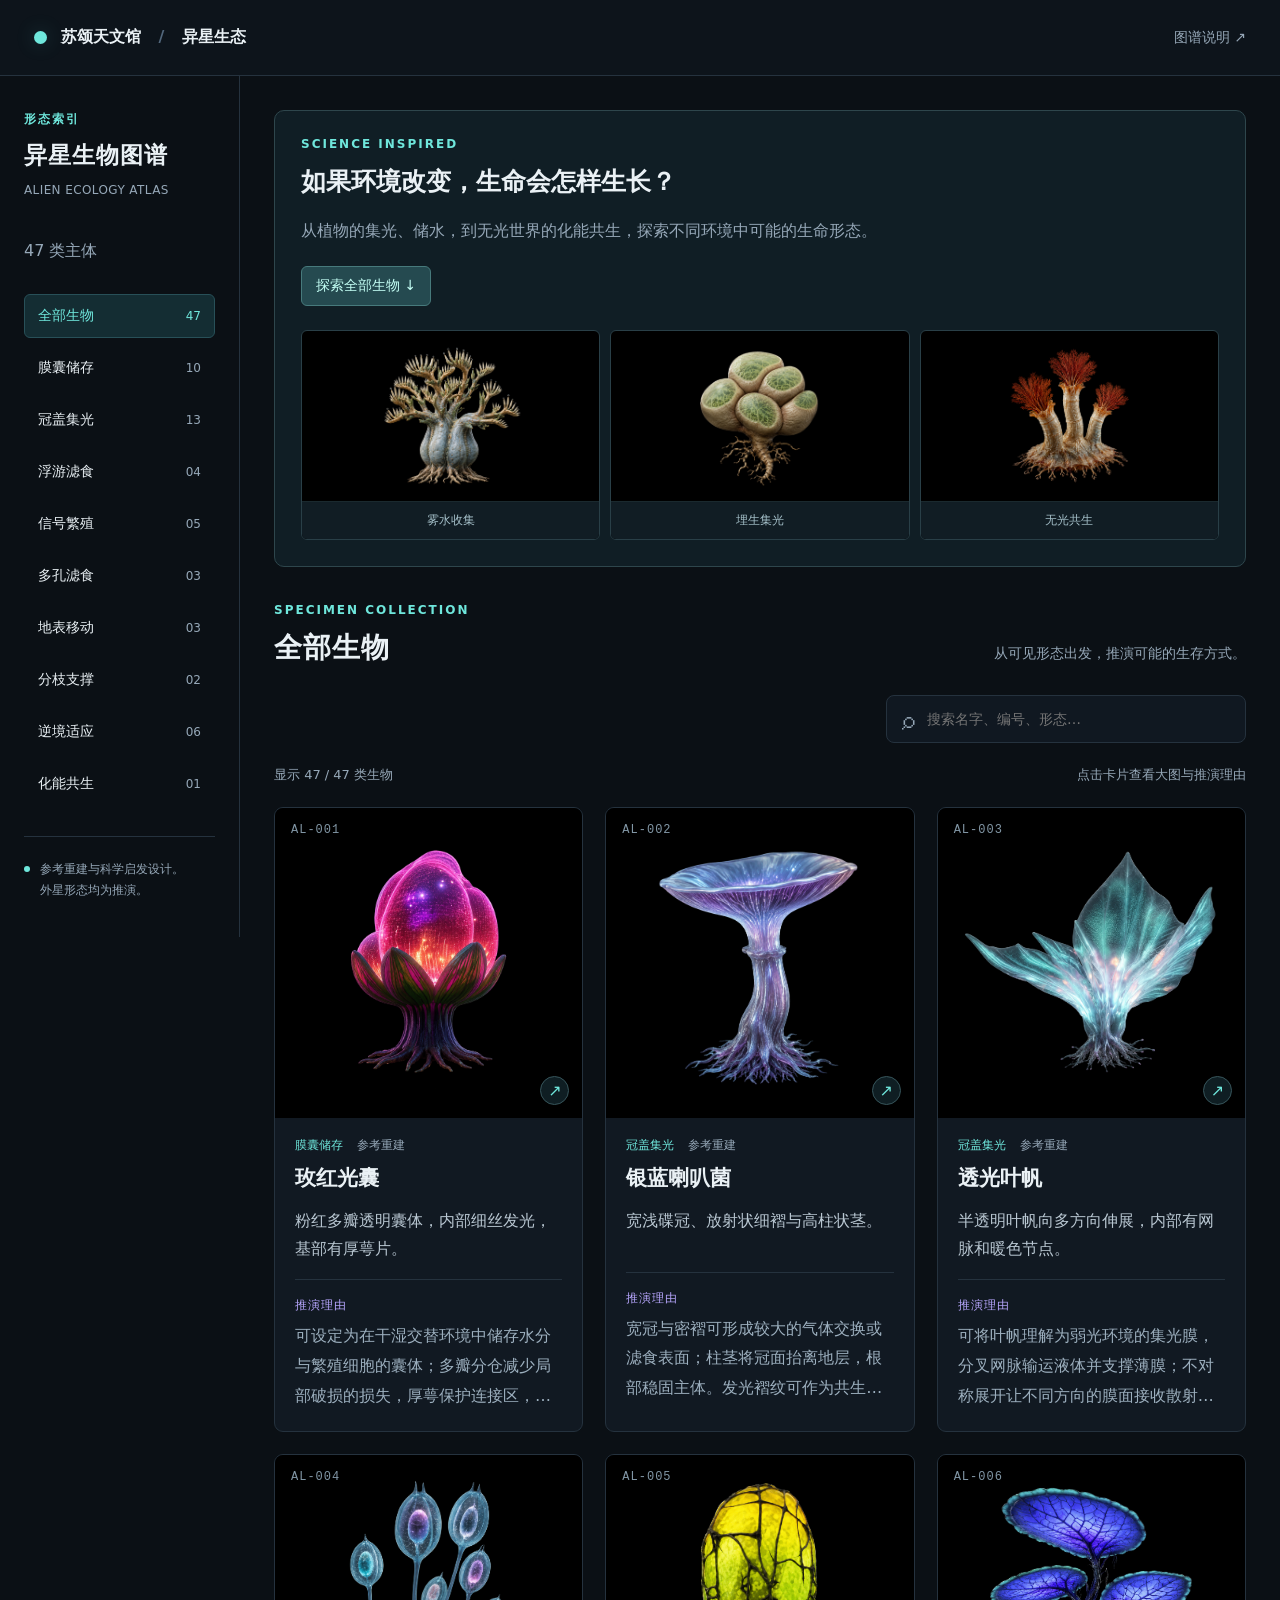
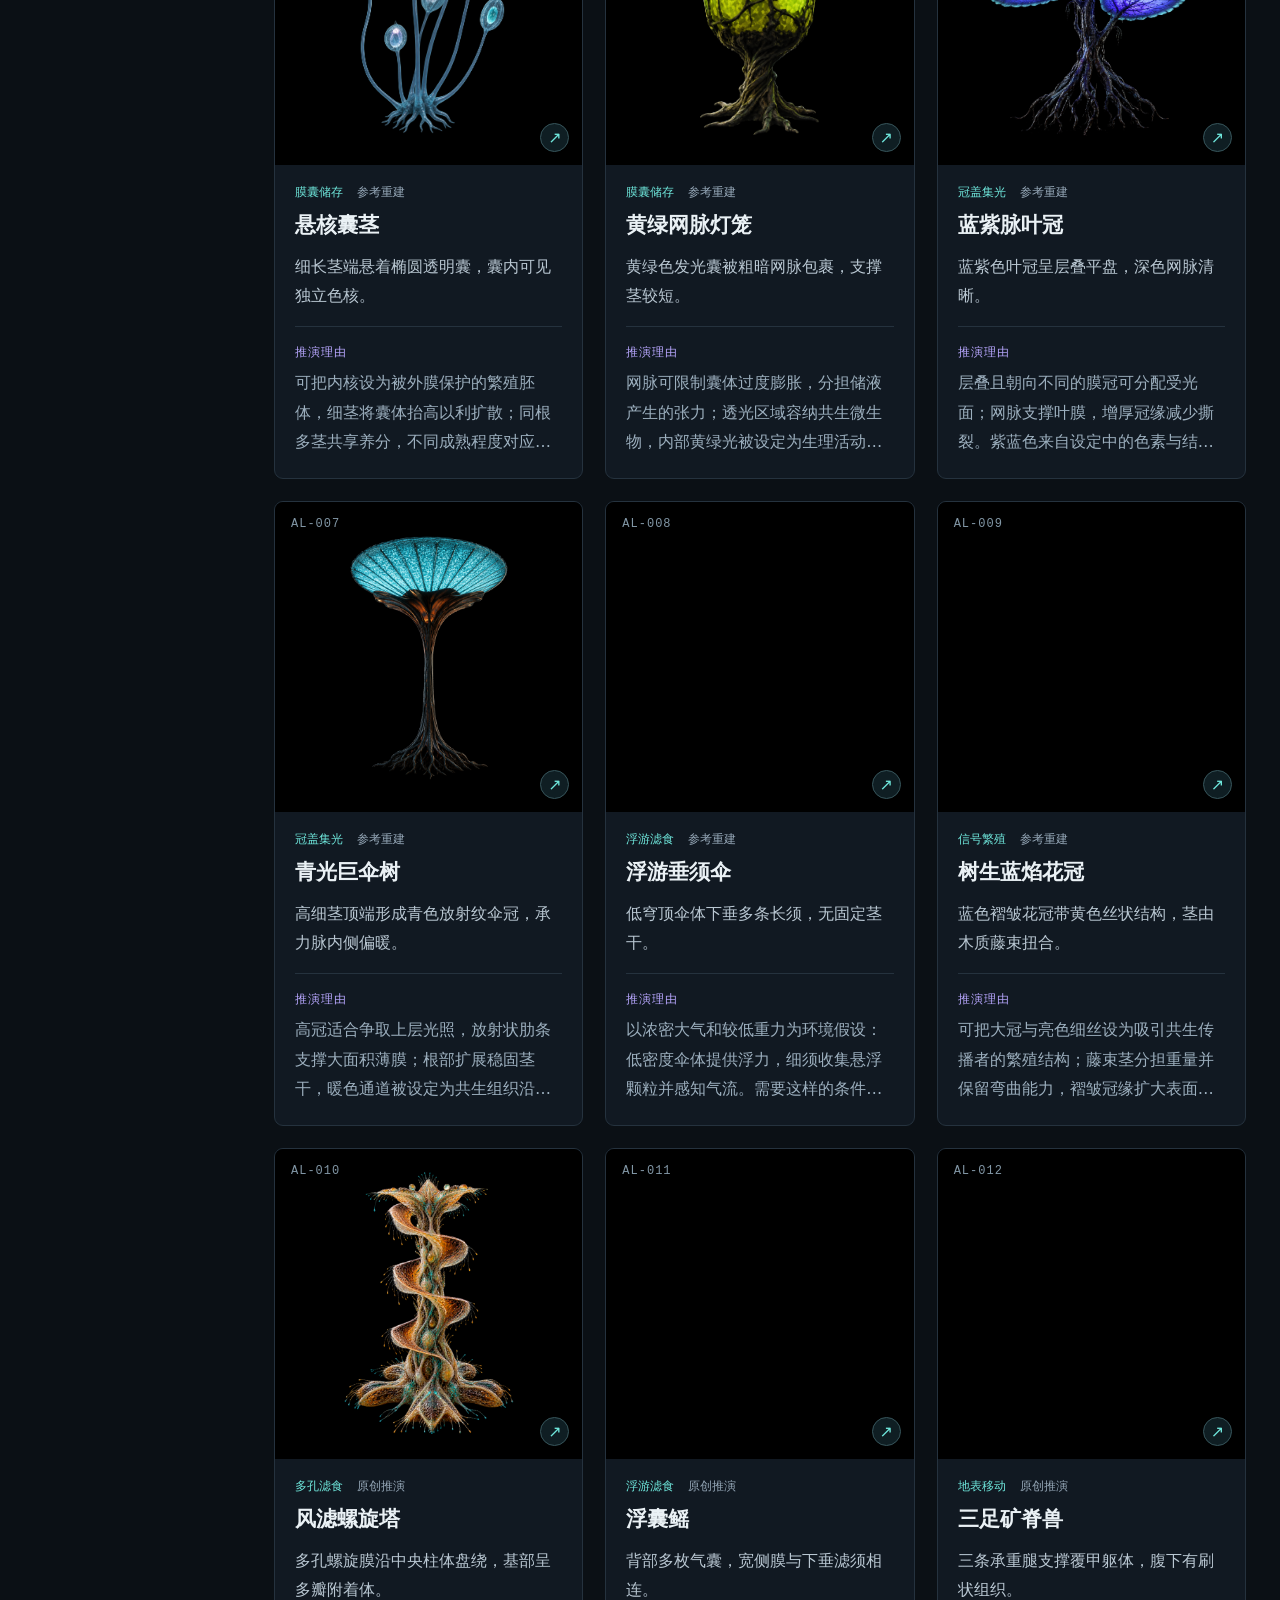
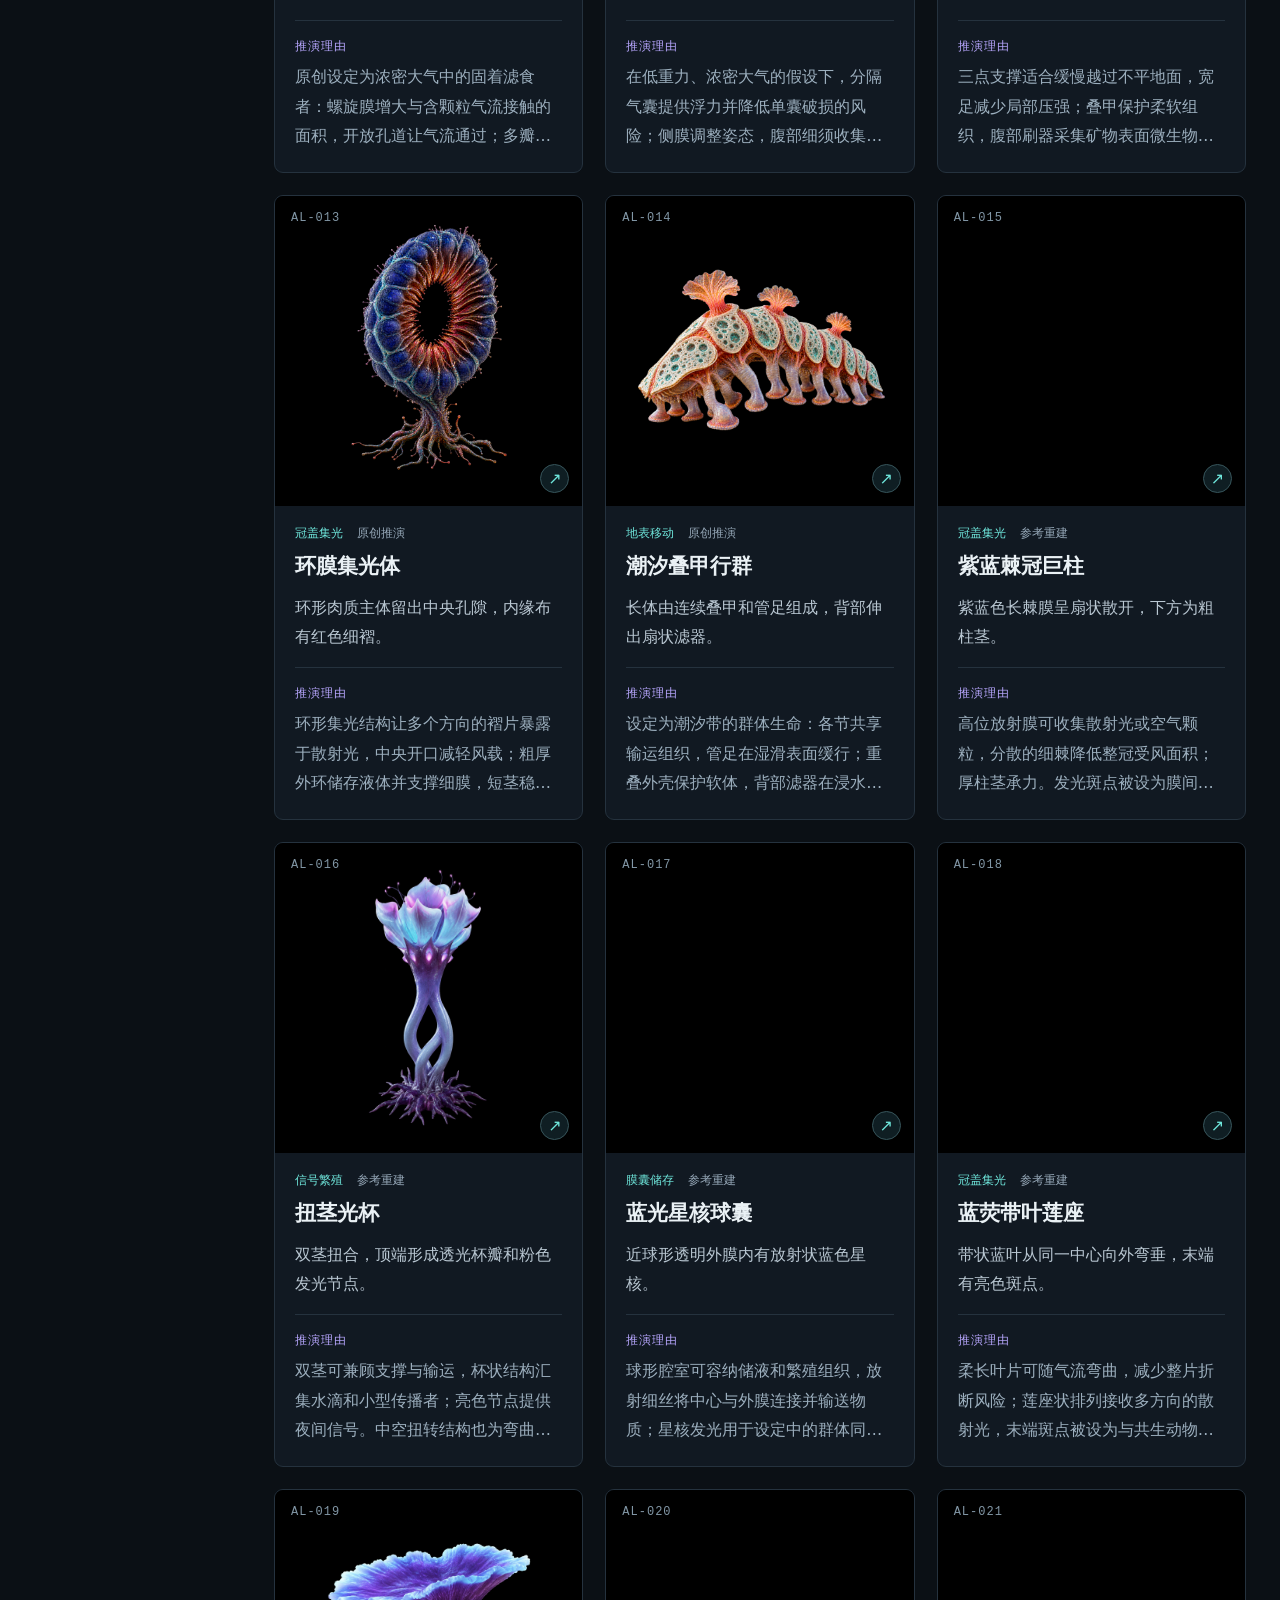
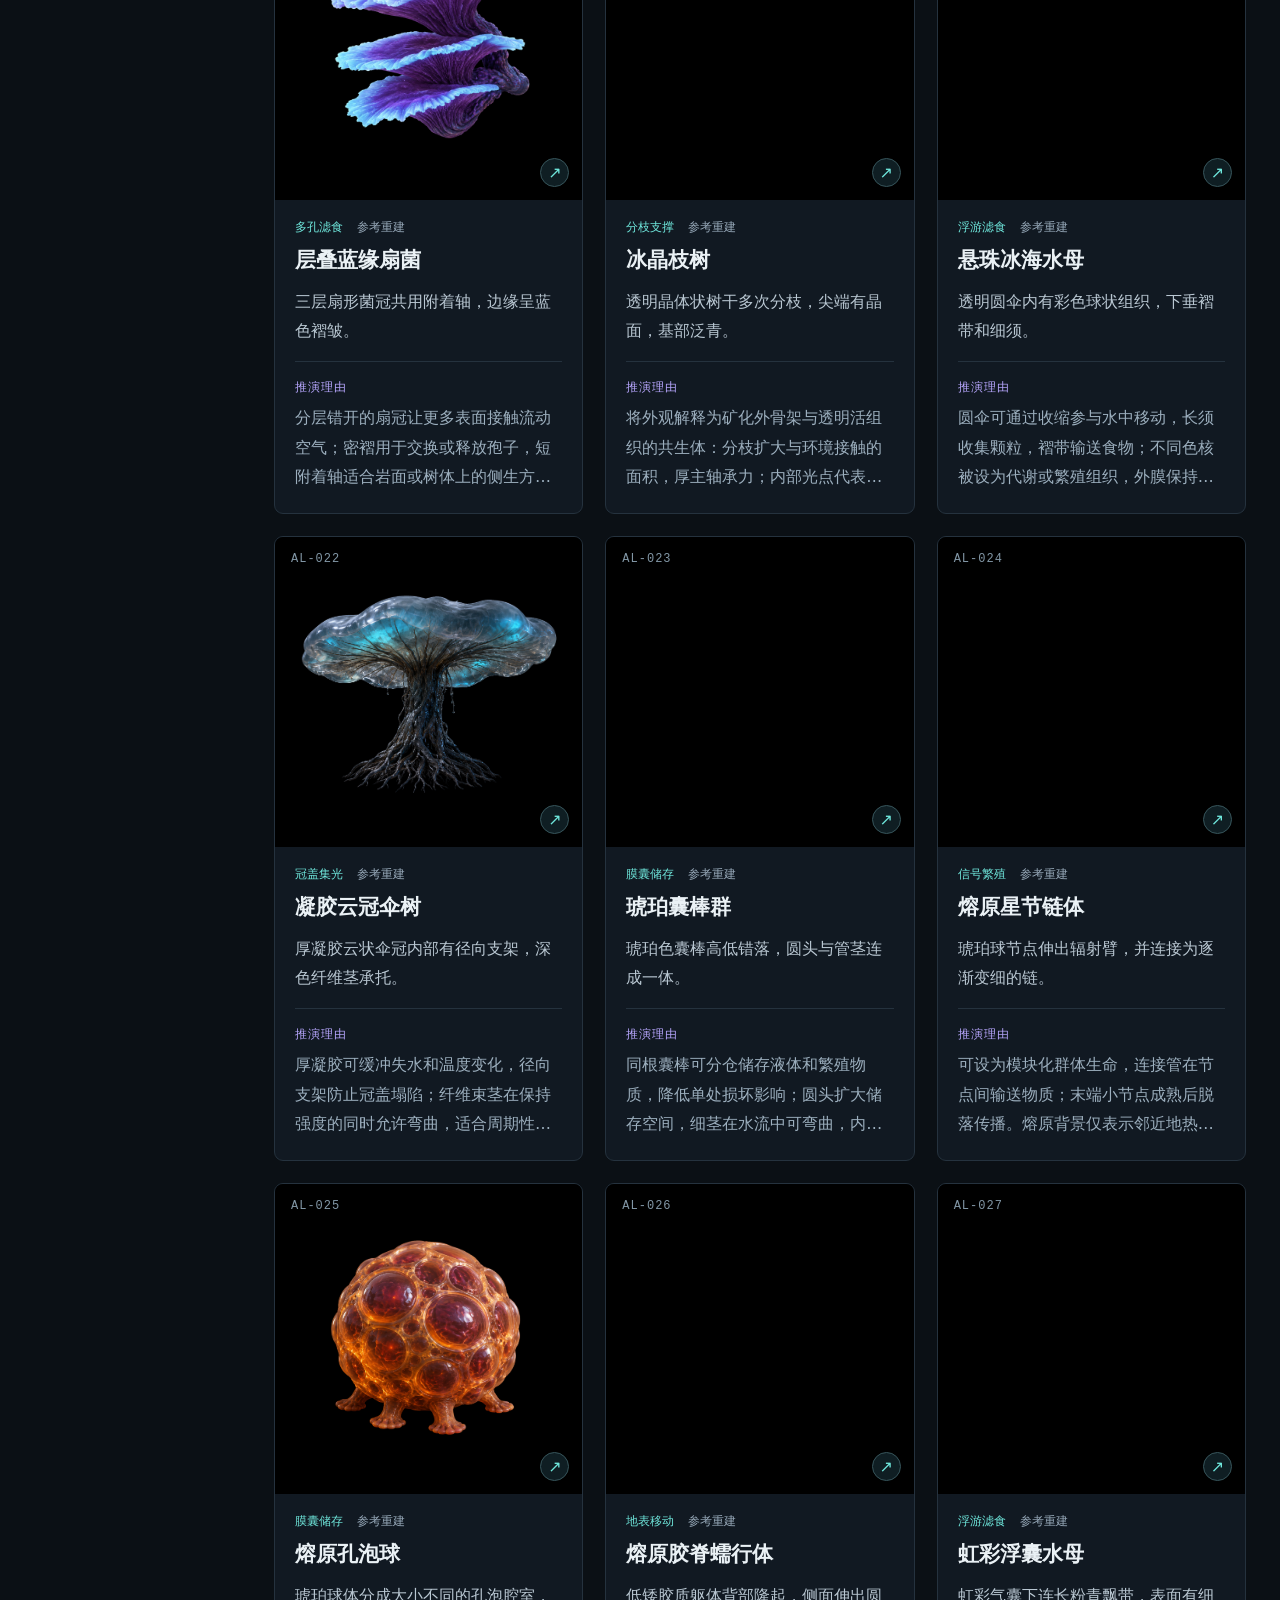
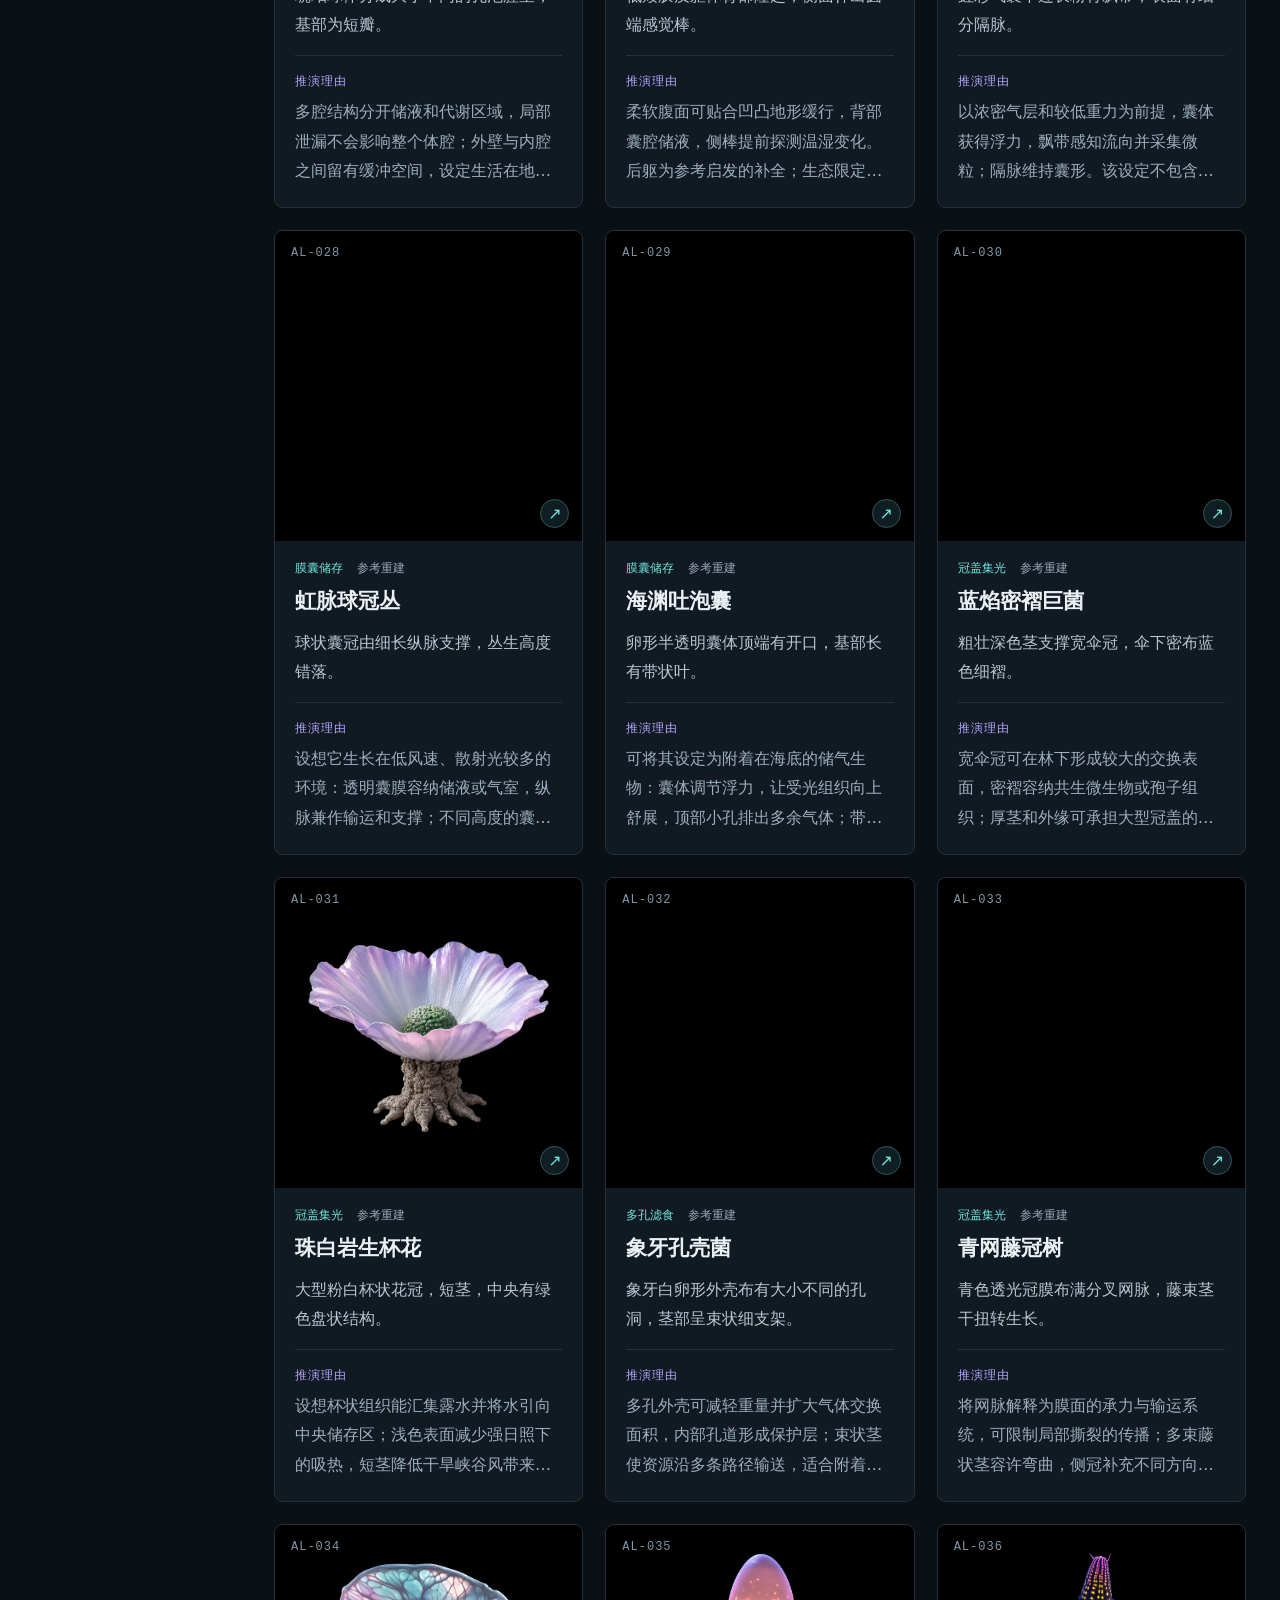
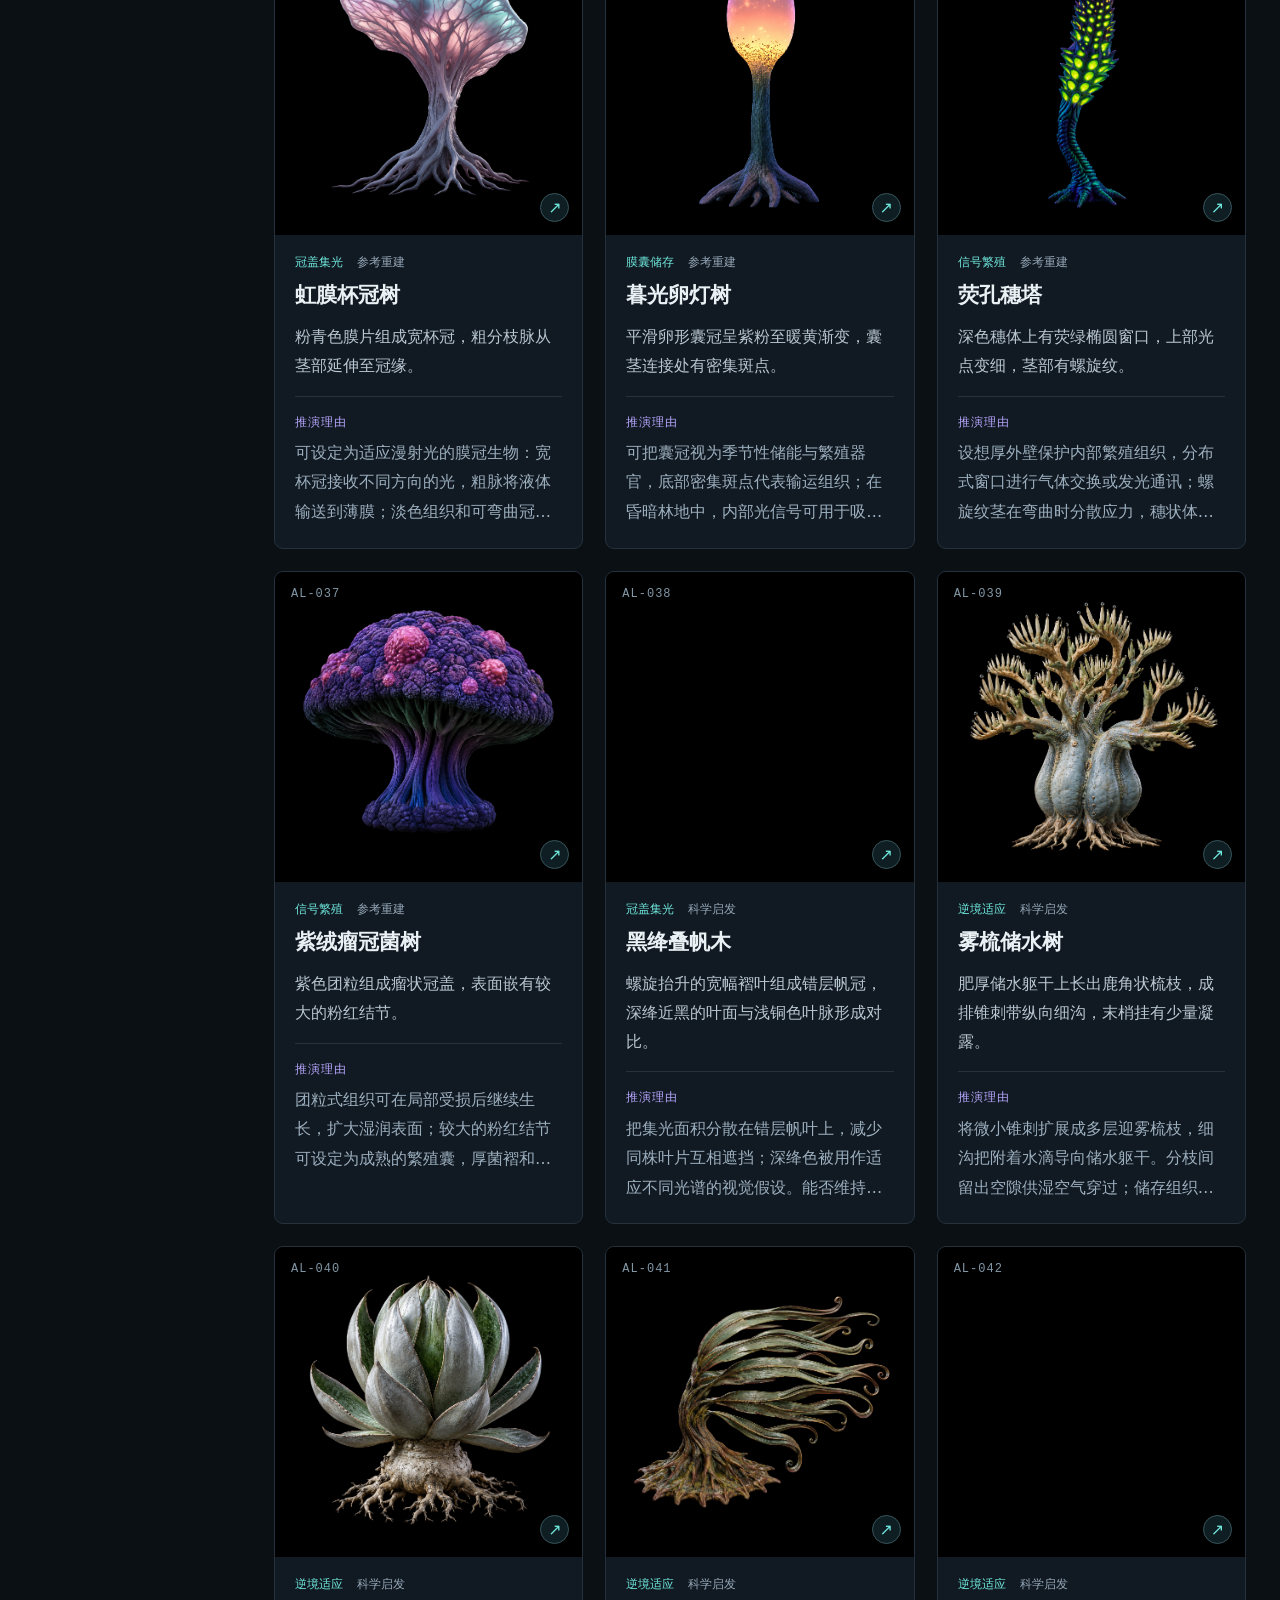
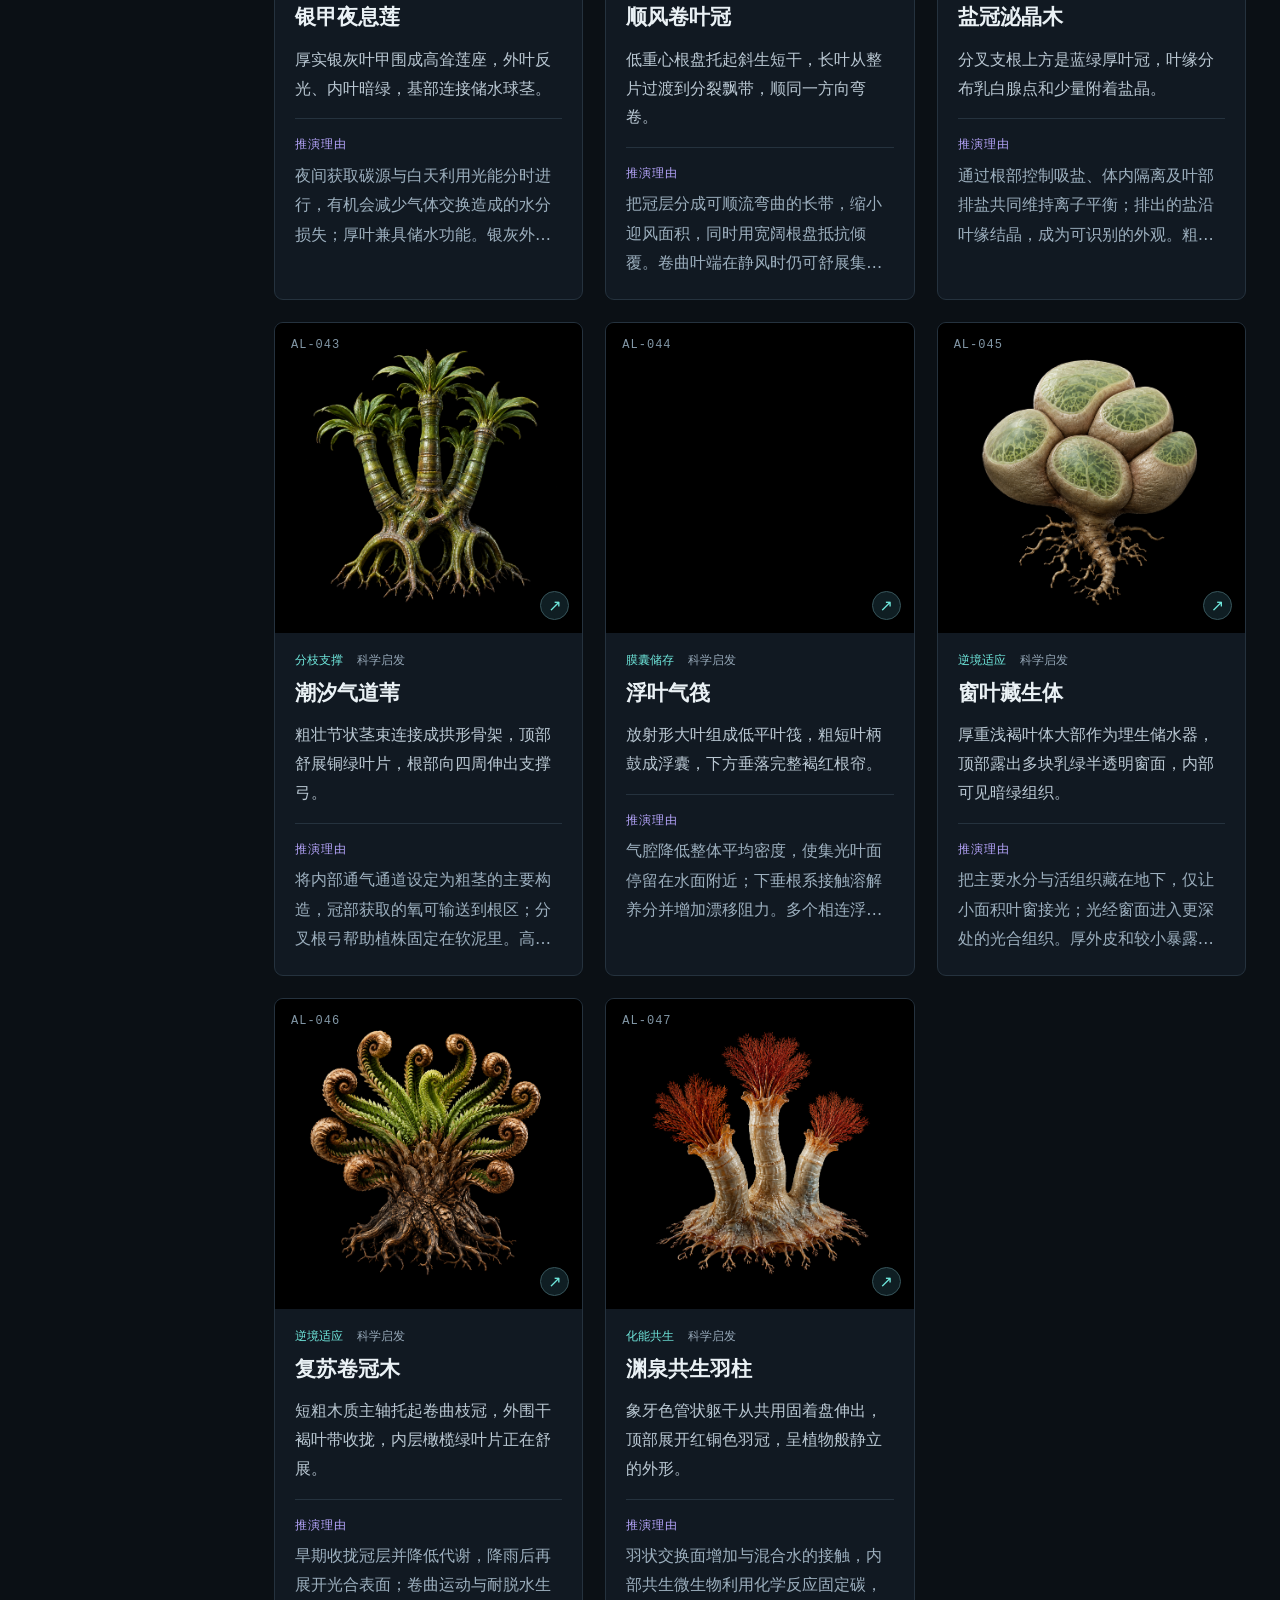
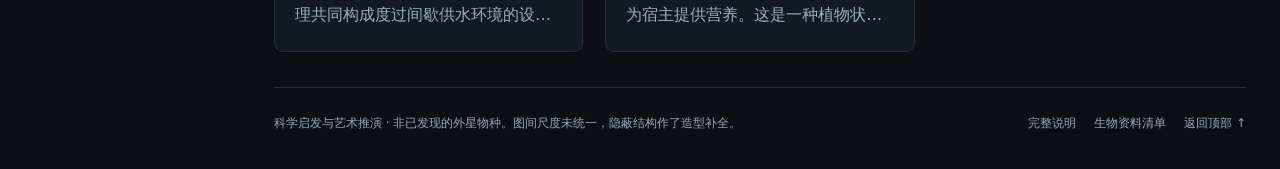
<file: index.html>
<!doctype html>
<html lang="zh-CN">
<head><meta charset="utf-8"><meta name="viewport" content="width=device-width,initial-scale=1"><meta name="color-scheme" content="dark"><title>异星生物图谱</title><meta name="description" content="异星生物图谱：探索植物状生命、浮游生物与奇异生态形态，查看独立资产图、环境假设、科学来源和推演理由。"><link rel="stylesheet" href="style.css"><script src="data.js" defer></script><script src="app.js" defer></script></head>
<body>
<a class="skip" href="#catalog">跳到图谱</a>
<header class="top"><div class="brand"><span class="brand-dot"></span><span>苏颂天文馆 <i>/</i> 异星生态</span></div><div class="top-right"><a href="图谱说明.html">图谱说明 ↗</a></div></header>
<div class="layout">
<aside class="sidebar"><div class="side-intro"><p class="eyebrow">形态索引</p><h1>异星生物图谱<span>ALIEN ECOLOGY ATLAS</span></h1><p class="scope"><span id="totalSpecies">47</span> 类主体</p></div><nav id="categories" aria-label="按形态类别筛选"></nav><div class="side-note"><span class="tiny-dot"></span><p>参考重建与科学启发设计。<br>外星形态均为推演。</p></div></aside>
<main>
<section class="science-intro" aria-label="科学启发生物"><div><p class="eyebrow">SCIENCE INSPIRED</p><h2>如果环境改变，生命会怎样生长？</h2><p>从植物的集光、储水，到无光世界的化能共生，探索不同环境中可能的生命形态。</p><button id="exploreAll">探索全部生物 ↓</button></div><div class="science-teasers"><button data-science-id="AL-039" aria-label="查看雾梳储水树"><img src="AL-039.png" alt="雾梳储水树"><span>雾水收集</span></button><button data-science-id="AL-045" aria-label="查看窗叶藏生体"><img src="AL-045.png" alt="窗叶藏生体"><span>埋生集光</span></button><button data-science-id="AL-047" aria-label="查看渊泉共生羽柱"><img src="AL-047.png" alt="渊泉共生羽柱"><span>无光共生</span></button></div></section><section class="catalog-top" aria-labelledby="catalogTitle"><div><p class="eyebrow">SPECIMEN COLLECTION</p><h2 id="catalogTitle">全部生物</h2></div><p class="intro">从可见形态出发，推演可能的生存方式。</p></section>
<div class="toolbar"><label class="search"><span>⌕</span><input id="search" type="search" placeholder="搜索名字、编号、形态…" aria-label="搜索名字、编号或形态"></label></div>
<div class="resultbar"><p id="resultCount" aria-live="polite"></p><button id="reset" class="text-button" hidden>清除筛选 ↺</button><span class="hint">点击卡片查看大图与推演理由</span></div>
<section id="catalog" class="grid" aria-label="生物资产目录"></section><div id="empty" hidden><h3>没有匹配的生物</h3><p>试试其他名字或形态，或清除筛选。</p><button id="emptyReset">查看全部</button></div>

<footer><p>科学启发与艺术推演 · 非已发现的外星物种。图间尺度未统一，隐蔽结构作了造型补全。</p><div><a href="图谱说明.html">完整说明</a><a href="图谱数据.json" download>生物资料清单</a><a href="#top" id="toTop">返回顶部 ↑</a></div></footer>
</main></div>
<dialog id="detail" aria-labelledby="detailTitle"><div class="dialog-top"><span id="detailCode"></span><div><button id="prev" aria-label="上一个生物">←</button><button id="next" aria-label="下一个生物">→</button><button id="close" aria-label="关闭详情">×</button></div></div><div class="detail-layout"><div class="image-side"><div class="image-stage"><img id="detailImage" alt=""></div><p id="imageNote"></p></div><div class="detail-copy"><p id="detailType" class="eyebrow"></p><h2 id="detailTitle"></h2><p id="detailSource" class="source"></p><div class="detail-block"><h3>形态观察</h3><p id="feature"></p></div><div class="detail-block reason-block"><h3><span class="tiny-dot"></span> 推演理由</h3><p id="reason"></p></div><div id="scienceDetail" hidden><div class="detail-block"><h3>环境假设</h3><p id="environment"></p></div><div class="detail-block evidence-block"><h3>地球机制 · 科学依据</h3><p id="evidence"></p><ul id="scienceSources"></ul></div><div class="detail-block limits-block"><h3>推演边界</h3><p id="limits"></p></div></div><p class="disclaimer" id="detailDisclaimer">以上功能是从形态出发的艺术设定。</p><div class="actions"><a id="download" download>下载资产原图 ↓</a><a id="fullImage" target="_blank" rel="noopener">查看原尺寸 ↗</a></div><details id="referenceDetails"><summary>查看参考与补全说明</summary><p id="reconstruction"></p><a id="refLink" target="_blank" rel="noopener"><img id="refImage" alt="原始参考图" loading="lazy"></a><p id="referenceNote"></p></details></div></div></dialog>
<noscript><p>请启用浏览器脚本以浏览图谱。图片文件与网页保存在同一文件夹。</p></noscript>
</body></html>
</file>
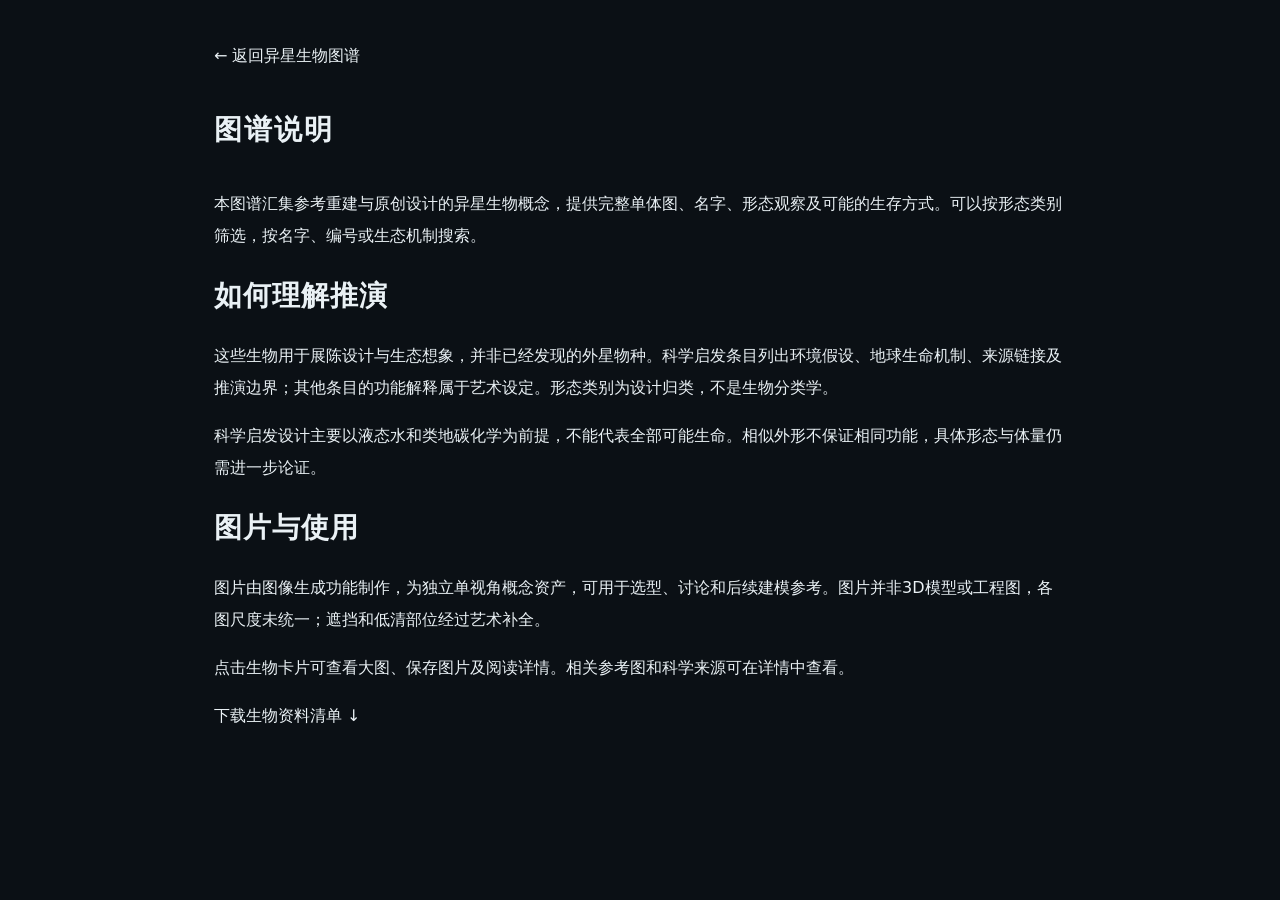
<file: 图谱说明.html>
<!doctype html><html lang="zh-CN"><head><meta charset="utf-8"><meta name="viewport" content="width=device-width,initial-scale=1"><title>图谱说明 · 异星生物图谱</title><link rel="stylesheet" href="style.css"></head><body><main style="max-width:900px;margin:auto;padding:40px 24px;line-height:2"><a href="index.html">← 返回异星生物图谱</a><h1 style="margin:30px 0">图谱说明</h1><p>本图谱汇集参考重建与原创设计的异星生物概念，提供完整单体图、名字、形态观察及可能的生存方式。可以按形态类别筛选，按名字、编号或生态机制搜索。</p><h2>如何理解推演</h2><p>这些生物用于展陈设计与生态想象，并非已经发现的外星物种。科学启发条目列出环境假设、地球生命机制、来源链接及推演边界；其他条目的功能解释属于艺术设定。形态类别为设计归类，不是生物分类学。</p><p>科学启发设计主要以液态水和类地碳化学为前提，不能代表全部可能生命。相似外形不保证相同功能，具体形态与体量仍需进一步论证。</p><h2>图片与使用</h2><p>图片由图像生成功能制作，为独立单视角概念资产，可用于选型、讨论和后续建模参考。图片并非3D模型或工程图，各图尺度未统一；遮挡和低清部位经过艺术补全。</p><p>点击生物卡片可查看大图、保存图片及阅读详情。相关参考图和科学来源可在详情中查看。</p><p><a href="图谱数据.json" download>下载生物资料清单 ↓</a></p></main></body></html>
</file>
<file: style.css>
:root{--bg:#0b1015;--panel:#111922;--text:#eaf1f5;--muted:#96a8b8;--accent:#6fe7dc;--line:#25323e;--violet:#b8a7ff;font-family:"Microsoft YaHei","PingFang SC",system-ui,sans-serif;color:var(--text);background:var(--bg);font-size:16px;color-scheme:dark}*{box-sizing:border-box}body{margin:0}button,input,a{-webkit-tap-highlight-color:transparent}button,input{font:inherit}button,a{touch-action:manipulation}button{cursor:pointer}a{color:inherit;text-decoration:none}button{color:inherit}button:focus-visible,a:focus-visible,input:focus-visible,summary:focus-visible{outline:2px solid var(--accent);outline-offset:4px}button{border:1px solid var(--line);background:var(--panel);border-radius:6px;padding:10px 14px}button:hover{border-color:#5a7988}a:hover{color:var(--accent)}.skip{position:fixed;top:-100px;left:20px;z-index:50;background:#16343a;padding:12px}.skip:focus{top:10px}.top{min-height:76px;border-bottom:1px solid var(--line);padding:18px 34px;display:flex;align-items:center;justify-content:space-between;gap:18px;background:#0d141b}.brand{display:flex;align-items:center;gap:14px;font-size:16px;font-weight:600}.brand-dot{height:13px;width:13px;display:inline-block;background:var(--accent);border-radius:50%;box-shadow:0 0 20px #6fe7dc35}.brand i{font-style:normal;color:#52677c;padding:0 12px}.top-right{display:flex;align-items:center;gap:30px;font-size:14px;color:var(--muted)}.layout{display:grid;grid-template-columns:240px minmax(0,1fr);max-width:1920px;margin:auto}.sidebar{padding:35px 24px;border-right:1px solid var(--line);align-self:start;position:sticky;top:0;max-height:100vh;overflow:auto}.eyebrow{font-size:12px;letter-spacing:2px;color:var(--accent);margin:0 0 12px;font-weight:600}h1{font-size:28px;letter-spacing:2px;margin:0}h1 span{display:block;font-size:10px;letter-spacing:1.7px;color:var(--muted);font-weight:400;margin-top:12px}.scope{font-size:16px;line-height:1.8;color:var(--muted);padding:24px 0 12px}.scope b{font-weight:400;color:var(--text)}#categories{display:grid;gap:8px}.cat{display:flex;align-items:center;justify-content:space-between;background:transparent;border:1px solid transparent;font-size:14px;padding:12px 13px;text-align:left}.cat span{font-size:12px;color:var(--muted);font-variant-numeric:tabular-nums}.cat.active{background:#142d33;border-color:#285058;color:var(--accent)}.cat.active span{color:var(--accent)}.side-note{margin-top:30px;padding-top:22px;border-top:1px solid var(--line);display:flex;align-items:flex-start;gap:10px;font-size:12px;color:var(--muted);line-height:1.8}.side-note p{margin:0}.tiny-dot{display:inline-block;width:6px;height:6px;border-radius:50%;background:var(--accent);flex-shrink:0;margin-top:7px}main{padding:34px 34px 0;min-width:0}.catalog-top{display:flex;align-items:flex-end;justify-content:space-between;gap:24px;margin-bottom:28px}h2{font-size:28px;margin:0;letter-spacing:1px}.intro{font-size:14px;color:var(--muted);margin:0 0 4px}.toolbar{display:flex;gap:18px;align-items:center;justify-content:space-between;flex-wrap:wrap}.search{display:flex;align-items:center;gap:12px;border:1px solid var(--line);padding:0 15px;border-radius:8px;min-height:48px;flex:0 1 300px;background:#101821}.search span{font-size:25px;color:var(--muted)}.search input{width:100%;font-size:14px;border:0;background:transparent;color:var(--text);outline:0;padding:10px 0}.search:focus-within{border-color:var(--accent)}.resultbar{display:flex;gap:18px;align-items:center;margin:18px 0;color:var(--muted);font-size:13px;min-height:28px}.resultbar p{margin:0}.hint{margin-left:auto}.text-button{padding:3px 0;border:0;background:transparent;font-size:13px;color:var(--accent)}.grid{display:grid;grid-template-columns:repeat(3,minmax(0,1fr));gap:22px}.specimen{background:var(--panel);border:1px solid var(--line);border-radius:9px;overflow:hidden;transition:border-color .2s,transform .2s}.specimen:hover{border-color:#4d7e89;transform:translateY(-3px)}.card-image{background:#000;border:0;border-radius:0;padding:0;width:100%;display:block;position:relative;overflow:hidden}.card-image img{display:block;width:100%;height:310px;object-fit:contain;padding:20px}.card-code{position:absolute;top:15px;left:16px;font-family:ui-monospace,monospace;color:#8297a6;font-size:12px;letter-spacing:1px}.card-open{position:absolute;right:13px;bottom:13px;background:#12252bce;width:29px;height:29px;display:grid;place-content:center;border:1px solid #37555b;border-radius:50%;color:var(--accent);font-size:16px}.card-copy{padding:19px 20px 21px}.card-meta{display:flex;gap:7px;align-items:center;justify-content:space-between;color:var(--muted);font-size:12px;margin-bottom:10px}.card-meta .tag{color:var(--accent)}.card-copy h3{font-size:21px;margin:0 0 13px;line-height:1.4}.title-button{border:0;background:none;padding:0;text-align:left}.card-copy .feature{font-size:14px;color:#b9c7d2;line-height:1.8;margin:0 0 15px;min-height:50px}.card-reason{border-top:1px solid var(--line);padding-top:14px;font-size:14px;line-height:1.85;color:#9cafbe;margin:0}.card-reason b{display:block;font-weight:400;font-size:12px;letter-spacing:1px;color:var(--violet);margin-bottom:5px}.clamp{display:-webkit-box;-webkit-line-clamp:3;-webkit-box-orient:vertical;overflow:hidden}.section-heading{display:flex;justify-content:space-between;align-items:end;gap:25px;margin-bottom:24px}.section-heading h2{font-size:24px}.section-heading p:not(.eyebrow){color:var(--muted);font-size:14px;line-height:1.8;margin:0}footer{display:flex;gap:20px;justify-content:space-between;align-items:center;border-top:1px solid var(--line);margin-top:35px;padding:25px 0 35px;font-size:12px;color:var(--muted);line-height:1.8}footer p{max-width:510px;margin:0}footer div{display:flex;gap:18px;flex-wrap:wrap}#empty{text-align:center;padding:70px 20px;color:var(--muted)}#empty h3{color:var(--text)}[hidden]{display:none!important}dialog{color:var(--text);background:#101820;border:1px solid #3c5363;border-radius:12px;padding:0;width:min(1180px,94vw);max-height:92vh;overflow:auto}dialog::backdrop{background:#02070bdd;backdrop-filter:blur(5px)}.dialog-top{display:flex;align-items:center;justify-content:space-between;padding:12px 18px;border-bottom:1px solid var(--line);position:sticky;top:0;background:#111b24;z-index:2}.dialog-top>span{font:13px ui-monospace,monospace;letter-spacing:1px;color:var(--muted)}.dialog-top button{padding:3px 12px;font-size:23px;background:transparent;border:0}.dialog-top #close{border-left:1px solid var(--line);margin-left:10px}.detail-layout{display:grid;grid-template-columns:1.05fr 1fr;min-height:620px}.image-side{background:#05090c;min-width:0}.image-stage{background:#000;display:grid;place-items:center;min-height:480px}.image-stage img{width:100%;height:62vh;max-height:690px;object-fit:contain;padding:22px}.detail-copy{padding:30px 34px}.detail-copy h2{font-size:29px}.source{font-size:13px;color:var(--muted);line-height:1.8;margin:12px 0 26px}.detail-block{margin-top:24px}.detail-block h3{font-size:14px;color:#b4c4d0;margin:0 0 10px;letter-spacing:1px}.detail-block p{font-size:16px;line-height:1.95;margin:0;color:#d4dfe7}.reason-block{border-left:2px solid #477e87;background:#14242d;padding:19px 20px}.reason-block h3{color:var(--accent);display:flex;align-items:flex-start;gap:8px}.disclaimer{font-size:12px;color:var(--muted);margin:13px 0 25px;line-height:1.7}.actions{display:flex;flex-wrap:wrap;gap:12px;font-size:14px}.actions a{border:1px solid #3c5c69;padding:11px 15px;border-radius:6px}.actions a:first-child{background:#23454c;color:#a4f6ec}details{border-top:1px solid var(--line);margin-top:30px;padding-top:18px}summary{cursor:pointer;font-size:14px;color:var(--muted)}details p{font-size:14px;line-height:1.8;color:var(--muted)}#refImage{max-width:100%;max-height:300px;object-fit:contain}#referenceNote{font-size:12px}
@media(min-width:1650px){.grid{grid-template-columns:repeat(4,minmax(0,1fr))}}@media(max-width:1200px){.layout{grid-template-columns:195px minmax(0,1fr)}.sidebar{padding:30px 16px}main{padding:28px 24px 0}.grid{grid-template-columns:repeat(2,minmax(0,1fr))}.intro{display:none}}@media(max-width:780px){.layout{display:block}.sidebar{position:static;max-height:none;border-right:0;border-bottom:1px solid var(--line);padding:22px}.side-intro{display:flex;justify-content:space-between;align-items:center}.side-intro>.eyebrow{display:none}.scope{padding:0;margin:0;font-size:13px;text-align:right}h1{font-size:24px}h1 span{font-size:9px}#categories{display:flex;overflow:auto;margin-top:22px;gap:6px}.cat{white-space:nowrap;gap:12px;padding:10px 12px}.top{padding:16px 22px;min-height:60px}.top-right{font-size:12px}.brand{font-size:14px}.brand i{padding:0 5px}.catalog-top{margin-bottom:20px}h2{font-size:24px}.toolbar{gap:12px}.search{flex:1 0 100%}.hint{display:none}.detail-layout{display:block}.image-stage{min-height:0}.image-stage img{height:48vh}.detail-copy{padding:25px}.section-heading{display:block}.section-heading p:not(.eyebrow){margin-top:14px}footer{display:block}footer div{margin-top:14px}.dialog-top{padding:8px 12px}}@media(max-width:510px){main{padding:24px 16px 0}.grid{grid-template-columns:1fr}.card-image img{height:350px}.card-copy{padding:20px}.section-heading h2{font-size:23px}.top-right{display:none}.detail-copy h2{font-size:25px}}@media(prefers-reduced-motion:reduce){*{scroll-behavior:auto!important;transition:none!important}}

.side-intro h1{font-size:23px;letter-spacing:1px}.science-intro{display:grid;grid-template-columns:1fr 1.12fr;gap:24px;align-items:center;padding:26px;border:1px solid #2e464c;border-radius:10px;background:#101e25;margin-bottom:36px}.science-intro h2{font-size:25px;line-height:1.55;letter-spacing:0}.science-intro p:not(.eyebrow){font-size:14px;line-height:1.9;color:var(--muted);margin:14px 0 20px;max-width:500px}.science-intro #exploreAll{background:#254a50;border-color:#477a7c;color:#c4fff5;font-size:14px}.science-teasers{display:grid;grid-template-columns:repeat(3,minmax(0,1fr));gap:10px}.science-teasers button{padding:0;overflow:hidden;border-color:#293f47;background:#000}.science-teasers img{display:block;width:100%;height:185px;object-fit:contain;padding:12px}.science-teasers span{display:block;padding:10px 6px;border-top:1px solid #1a292e;color:#a4bfc8;font-size:12px;background:#111d24}.evidence-block{padding:20px;background:#16262a;border:1px solid #2d494d;border-radius:7px}.evidence-block h3{color:var(--accent)}.evidence-block p,.limits-block p{font-size:14px}.evidence-block ul{margin:14px 0 0;padding-left:18px}.evidence-block li{font-size:12px;line-height:1.9;color:#8cd0c8;margin-top:7px}.evidence-block a{text-decoration:underline;text-underline-offset:3px}.limits-block{padding:0 0 18px;border-bottom:1px solid var(--line)}#catalogTitle{scroll-margin-top:25px}
@media(max-width:1300px){.science-intro{grid-template-columns:1fr}.science-teasers img{height:170px}.science-intro p:not(.eyebrow){max-width:none}}@media(max-width:600px){.science-intro{padding:20px;gap:18px}.science-intro h2{font-size:22px}.science-teasers{gap:6px}.science-teasers img{height:120px;padding:7px}.science-teasers span{font-size:11px}.side-intro h1{font-size:22px}}
.card-copy .feature,.card-reason,.science-intro p:not(.eyebrow),.evidence-block p,.limits-block p{font-size:16px}.side-intro h1 span{font-size:12px;letter-spacing:.4px}.science-teasers span{font-size:12px}

#imageNote{font-size:13px;color:var(--muted);line-height:1.8;padding:16px 22px;margin:0}.toolbar{justify-content:flex-end}.search{flex-basis:360px}.card-meta{justify-content:flex-start;gap:14px}
</file>
